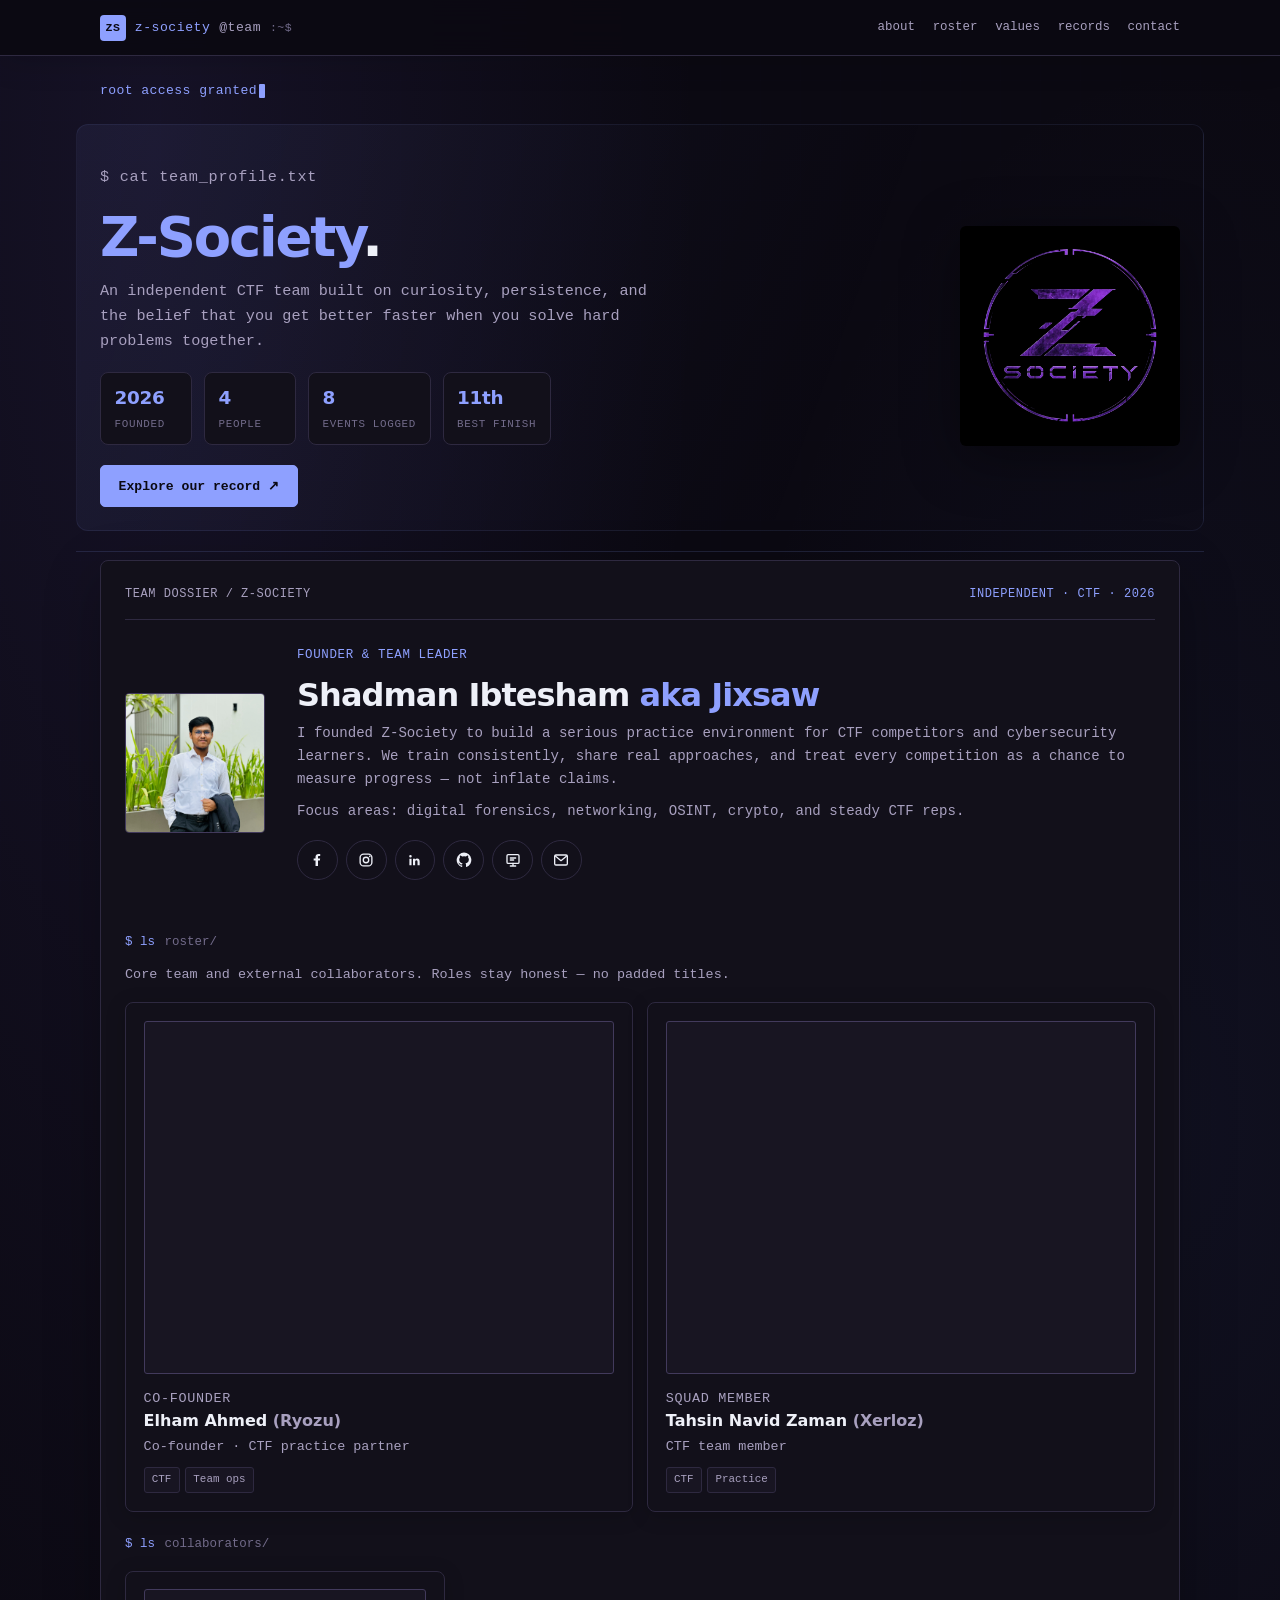
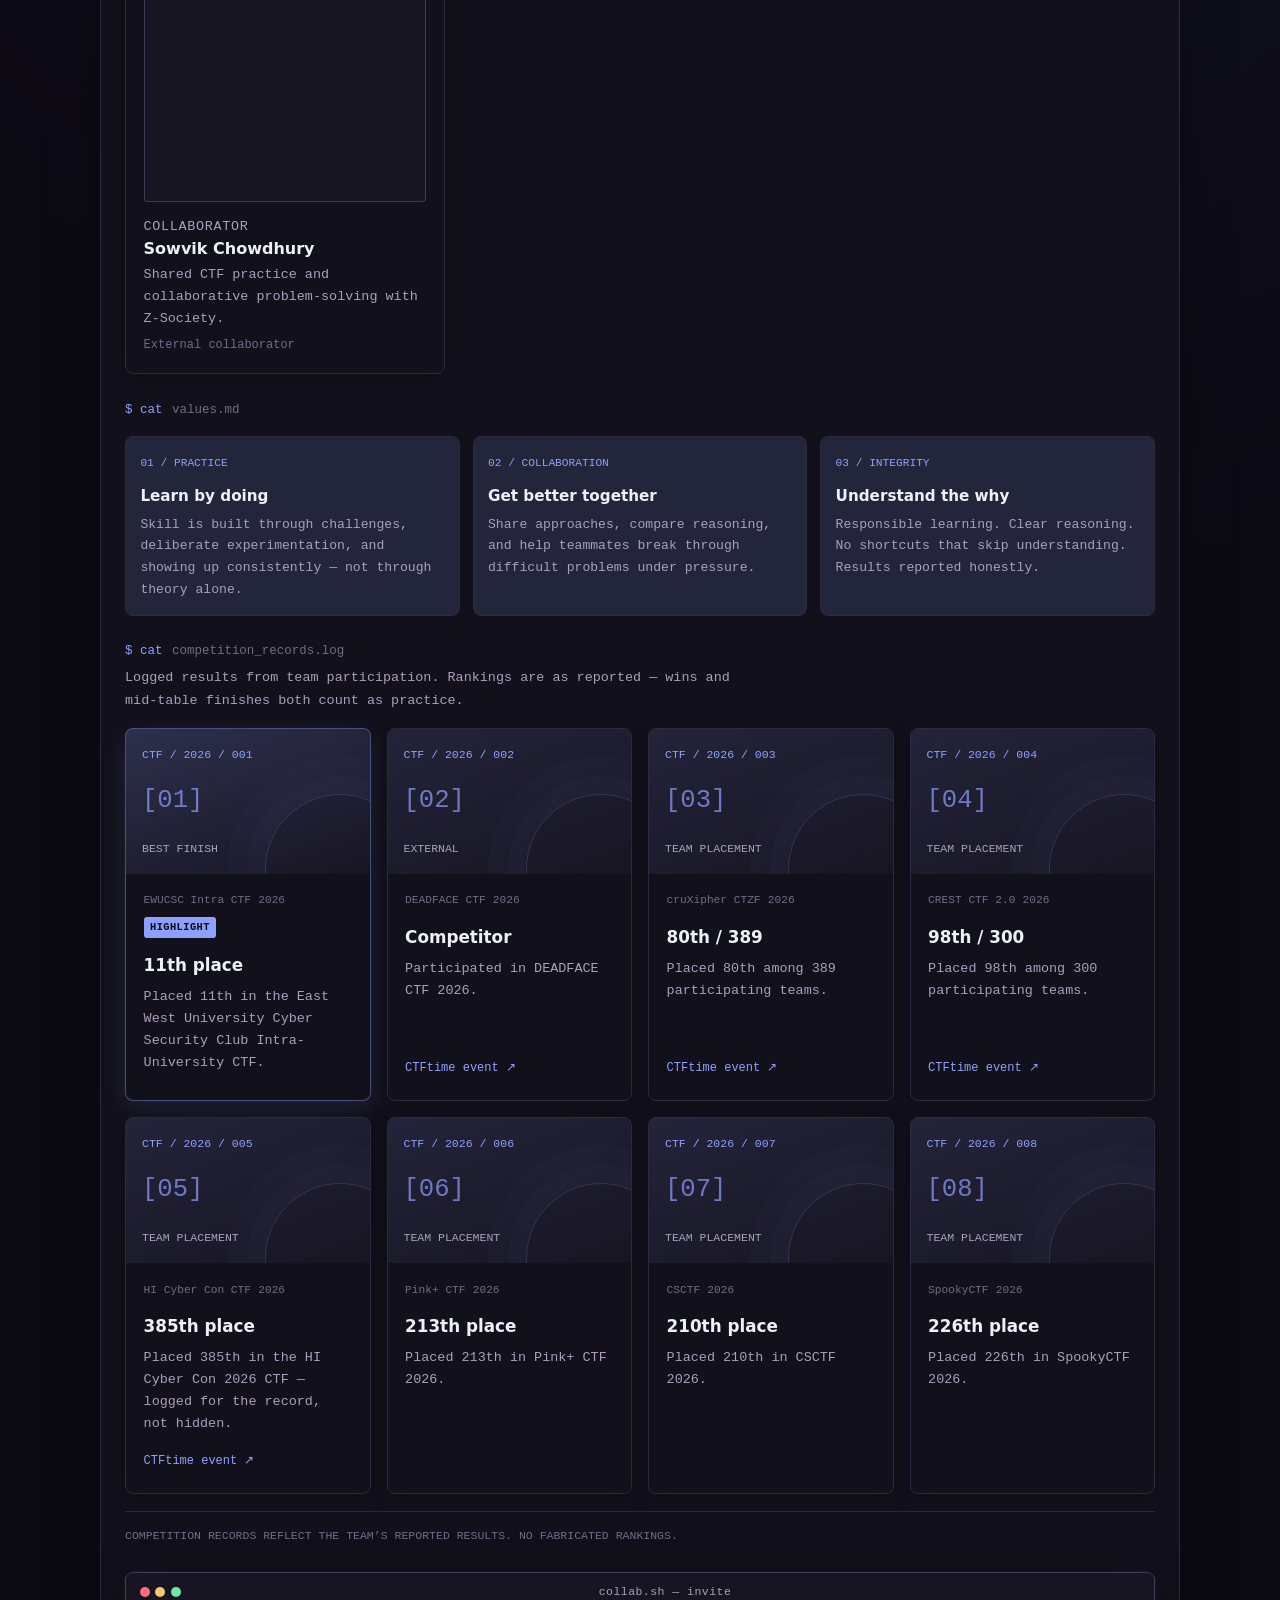
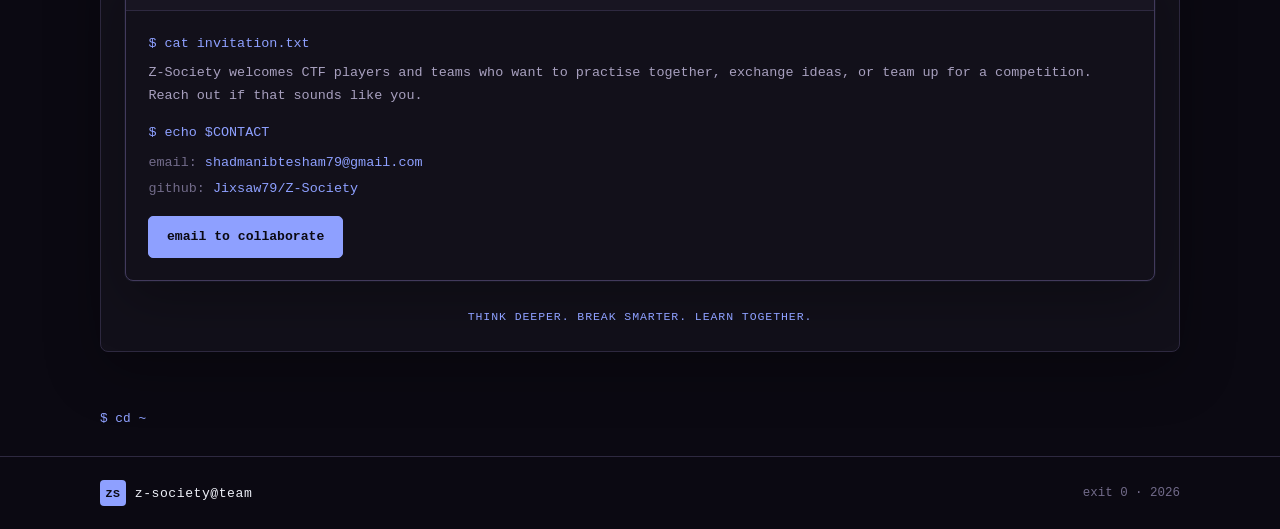
<file: index.html>
<!doctype html>
<html lang="en">
<head>
<meta charset="utf-8">
<meta name="viewport" content="width=device-width, initial-scale=1">
<meta name="theme-color" content="#0b0912">
<meta http-equiv="Content-Security-Policy" content="default-src 'none'; script-src 'none'; object-src 'none'; base-uri 'none'; form-action 'none'; frame-src 'none'; child-src 'none'; media-src 'none'; worker-src 'none'; connect-src 'none'; manifest-src 'none'; img-src 'self' data:; style-src 'self'; style-src-attr 'none'; font-src 'self'; upgrade-insecure-requests">
<meta name="referrer" content="no-referrer">
<meta name="robots" content="index, follow">
<meta name="description" content="Z-Society is an independent CTF and cybersecurity team founded by Shadman Ibtesham (Jixsaw). Practice, collaboration, and honest competition records.">
<meta property="og:type" content="website">
<meta property="og:site_name" content="Z-Society">
<meta property="og:image:alt" content="Z-Society team emblem">
<meta name="twitter:card" content="summary_large_image">
<meta name="twitter:title" content="Z-Society — CTF Team">
<meta name="twitter:description" content="An independent CTF team built on curiosity, persistence, and collaboration.">
<meta name="twitter:image" content="https://jixsaw79.github.io/Z-Society/Z-Society.jpg">
<meta property="og:title" content="Z-Society — CTF Team">
<meta property="og:description" content="A CTF team built on curiosity, persistence, and collaborative cybersecurity practice.">
<meta property="og:url" content="https://jixsaw79.github.io/Z-Society/">
<meta property="og:image" content="https://jixsaw79.github.io/Z-Society/Z-Society.jpg">
<link rel="canonical" href="https://jixsaw79.github.io/Z-Society/">
<title>jixsaw@z-society:~$ — Z-Society</title>
<link rel="icon" href="data:image/svg+xml,%3Csvg xmlns='http://www.w3.org/2000/svg' viewBox='0 0 100 100'%3E%3Crect width='100' height='100' rx='14' fill='%230b0912'/%3E%3Ctext x='50' y='68' text-anchor='middle' font-family='monospace' font-size='42' font-weight='700' fill='%238ea0ff'%3EZ%3C/text%3E%3C/svg%3E">
<link rel="preload" as="image" href="Z-Society.jpg">
<link rel="stylesheet" href="style.css?v=20261105">
</head>
<body>
<a class="skip-link" href="#main">Skip to content</a>
<header class="site-header">
  <div class="wrap header-inner">
    <a class="wordmark" href="#main" aria-label="Z-Society home">
      <span class="mark">ZS</span>
      <span class="prompt-user">z-society</span><span class="prompt-host">@team</span><span class="wordmark-tail">:~$</span>
    </a>
    <nav aria-label="Main navigation">
      <a href="#about">about</a>
      <a href="#roster">roster</a>
      <a href="#values">values</a>
      <a href="#records">records</a>
      <a href="#contact">contact</a>
    </nav>
  </div>
</header>

<main id="main" class="wrap">
  <p class="access-granted" aria-label="root access granted">root access granted<span class="cursor" aria-hidden="true"></span></p>

  <section class="page-intro squad-hero">
    <div class="squad-hero-copy">
      <p class="page-kicker">$ cat team_profile.txt</p>
      <h1><span class="accent">Z-Society</span>.</h1>
      <p>An independent CTF team built on curiosity, persistence, and the belief that you get better faster when you solve hard problems together.</p>
      <div class="stat-row" aria-label="Team snapshot">
        <div class="stat"><span class="stat-value">2026</span><span class="stat-label">founded</span></div>
        <div class="stat"><span class="stat-value">4</span><span class="stat-label">people</span></div>
        <div class="stat"><span class="stat-value">8</span><span class="stat-label">events logged</span></div>
        <div class="stat"><span class="stat-value">11th</span><span class="stat-label">best finish</span></div>
      </div>
      <div class="hero-actions">
        <a class="button button-primary" href="#records">Explore our record <span aria-hidden="true">↗</span></a>
      </div>
    </div>
    <div class="squad-hero-logo">
      <img src="Z-Society.jpg" alt="Z-Society team logo" width="220" height="220" decoding="async" fetchpriority="high">
    </div>
  </section>

  <section class="archive-panel" id="about">
    <div class="archive-top">
      <span>TEAM DOSSIER / Z-SOCIETY</span>
      <span>INDEPENDENT · CTF · 2026</span>
    </div>

    <div class="squad-feature">
      <div class="squad-founder-photo">
        <img src="Jixsaw.jpg" alt="Shadman Ibtesham, founder and leader of Z-Society" width="280" height="320" decoding="async">
      </div>
      <div>
        <p class="page-kicker">FOUNDER & TEAM LEADER</p>
        <h2>Shadman Ibtesham <span class="accent">aka Jixsaw</span></h2>
        <p class="squad-lead">I founded Z-Society to build a serious practice environment for CTF competitors and cybersecurity learners. We train consistently, share real approaches, and treat every competition as a chance to measure progress — not inflate claims.</p>
        <p class="squad-lead secondary">Focus areas: digital forensics, networking, OSINT, crypto, and steady CTF reps.</p>
        <div class="social-links" aria-label="Jixsaw social profiles">
          <a href="https://www.facebook.com/Jixsaw79" target="_blank" rel="noopener noreferrer" aria-label="Facebook" title="Facebook">
            <svg viewBox="0 0 24 24" aria-hidden="true"><path d="M13.5 21v-8.2h2.8l.4-3.2h-3.2V7.5c0-.9.3-1.5 1.6-1.5h1.7V3.1c-.3 0-1.4-.1-2.6-.1-2.6 0-4.4 1.6-4.4 4.5v2.1H7v3.2h2.8V21h3.7z"/></svg>
          </a>
          <a href="https://www.instagram.com/_jix.saw_/" target="_blank" rel="noopener noreferrer" aria-label="Instagram" title="Instagram">
            <svg viewBox="0 0 24 24" aria-hidden="true"><rect x="3.2" y="3.2" width="17.6" height="17.6" rx="5.2" fill="none" stroke="currentColor" stroke-width="2"/><circle cx="12" cy="12" r="4.1" fill="none" stroke="currentColor" stroke-width="2"/><circle cx="17.7" cy="6.6" r="1.2"/></svg>
          </a>
          <a href="https://www.linkedin.com/in/shadman-ibtesham-665b70440/" target="_blank" rel="noopener noreferrer" aria-label="LinkedIn" title="LinkedIn">
            <svg viewBox="0 0 24 24" aria-hidden="true"><path d="M5.2 8.4a1.9 1.9 0 1 0 0-3.8 1.9 1.9 0 0 0 0 3.8ZM3.6 10h3.2v10H3.6zM9 10h3.1v1.4h.1a3.4 3.4 0 0 1 3-1.7c3.2 0 3.8 2.1 3.8 4.8V20h-3.2v-4.9c0-1.2 0-2.8-1.7-2.8s-1.9 1.3-1.9 2.7V20H9z"/></svg>
          </a>
          <a href="https://github.com/Jixsaw79" target="_blank" rel="noopener noreferrer" aria-label="GitHub" title="GitHub">
            <svg viewBox="0 0 24 24" aria-hidden="true"><path d="M12 .9a11.1 11.1 0 0 0-3.5 21.6c.6.1.8-.2.8-.5v-2c-3.2.7-3.9-1.4-3.9-1.4-.5-1.3-1.3-1.6-1.3-1.6-1-.7.1-.7.1-.7 1.1.1 1.7 1.2 1.7 1.2 1 1.7 2.6 1.2 3.3.9.1-.7.4-1.2.7-1.5-2.5-.3-5.1-1.3-5.1-5.5 0-1.2.4-2.2 1.2-3-.1-.3-.5-1.5.1-3 0 0 1-.3 3.1 1.2a10.7 10.7 0 0 1 5.7 0c2.1-1.5 3.1-1.2 3.1-1.2.6 1.5.2 2.7.1 3 .8.8 1.2 1.8 1.2 3 0 4.2-2.6 5.2-5.1 5.5.4.3.8 1 .8 2v3c0 .3.2.6.8.5A11.1 11.1 0 0 0 12 .9z"/></svg>
          </a>
          <a href="https://jixsaw79.github.io/" target="_blank" rel="noopener noreferrer" aria-label="Portfolio" title="Portfolio">
            <svg viewBox="0 0 24 24" aria-hidden="true"><rect x="3" y="4" width="18" height="13" rx="1.8" fill="none" stroke="currentColor" stroke-width="2"/><path d="M8 21h8M12 17v4M8 9h8M8 12h5" fill="none" stroke="currentColor" stroke-width="2" stroke-linecap="round"/></svg>
          </a>
          <a href="mailto:shadmanibtesham79@gmail.com?subject=Hello%20Jixsaw" aria-label="Email" title="Email Shadman">
            <svg viewBox="0 0 24 24" aria-hidden="true"><rect x="2.5" y="4.5" width="19" height="15" rx="2" fill="none" stroke="currentColor" stroke-width="2"/><path d="m3.5 6 8.5 7 8.5-7" fill="none" stroke="currentColor" stroke-width="2" stroke-linecap="round" stroke-linejoin="round"/></svg>
          </a>
        </div>
      </div>
    </div>

    <div class="section-label mt-section" id="roster">
      <span class="cmd">$ ls</span> <span class="path">roster/</span>
    </div>
    <div class="section-heading-inline">
      <h2 class="sr-only">Team roster</h2>
      <p class="muted-line">Core team and external collaborators. Roles stay honest — no padded titles.</p>
    </div>
    <div class="squad-members">
      <article class="squad-member">
        <div class="member-photo"><img src="Elham.png" alt="Elham Ahmed, aka Ryozu" width="400" height="300" loading="lazy" decoding="async"></div>
        <p class="page-kicker">CO-FOUNDER</p>
        <h3>Elham Ahmed <span class="muted">(Ryozu)</span></h3>
        <p>Co-founder · CTF practice partner</p>
        <div class="tag-list compact"><span>CTF</span><span>Team ops</span></div>
      </article>
      <article class="squad-member">
        <div class="member-photo"><img src="Tahsin.png" alt="Tahsin Navid Zaman, aka Xerloz" width="400" height="300" loading="lazy" decoding="async"></div>
        <p class="page-kicker">SQUAD MEMBER</p>
        <h3>Tahsin Navid Zaman <span class="muted">(Xerloz)</span></h3>
        <p>CTF team member</p>
        <div class="tag-list compact"><span>CTF</span><span>Practice</span></div>
      </article>
    </div>

    <div class="section-label mt-section-small">
      <span class="cmd">$ ls</span> <span class="path">collaborators/</span>
    </div>
    <div class="squad-members collaborator-grid">
      <article class="squad-member">
        <div class="member-photo"><img src="Sowvik.jpg" alt="Sowvik Chowdhury" width="400" height="300" loading="lazy" decoding="async"></div>
        <p class="page-kicker">COLLABORATOR</p>
        <h3>Sowvik Chowdhury</h3>
        <p>Shared CTF practice and collaborative problem-solving with Z-Society.</p>
        <span class="member-university">External collaborator</span>
      </article>
    </div>

    <div class="section-label mt-section" id="values">
      <span class="cmd">$ cat</span> <span class="path">values.md</span>
    </div>
    <div class="squad-values">
      <article>
        <span>01 / PRACTICE</span>
        <h3>Learn by doing</h3>
        <p>Skill is built through challenges, deliberate experimentation, and showing up consistently — not through theory alone.</p>
      </article>
      <article>
        <span>02 / COLLABORATION</span>
        <h3>Get better together</h3>
        <p>Share approaches, compare reasoning, and help teammates break through difficult problems under pressure.</p>
      </article>
      <article>
        <span>03 / INTEGRITY</span>
        <h3>Understand the why</h3>
        <p>Responsible learning. Clear reasoning. No shortcuts that skip understanding. Results reported honestly.</p>
      </article>
    </div>

    <div class="section-label mt-section" id="records">
      <span class="cmd">$ cat</span> <span class="path">competition_records.log</span>
    </div>
    <p class="muted-line records-intro">Logged results from team participation. Rankings are as reported — wins and mid-table finishes both count as practice.</p>
    <div class="achievement-grid">
      <article class="achievement-card featured">
        <div class="achievement-art">
          <span class="achievement-art-code">CTF / 2026 / 001</span>
          <span class="achievement-art-icon">[01]</span>
          <span class="achievement-art-bottom">BEST FINISH</span>
        </div>
        <div class="achievement-copy">
          <div class="achievement-meta"><span>EWUCSC Intra CTF</span><span>2026</span><span class="pill">HIGHLIGHT</span></div>
          <h3>11th place</h3>
          <p>Placed 11th in the East West University Cyber Security Club Intra-University CTF.</p>
        </div>
      </article>
      <article class="achievement-card">
        <div class="achievement-art">
          <span class="achievement-art-code">CTF / 2026 / 002</span>
          <span class="achievement-art-icon">[02]</span>
          <span class="achievement-art-bottom">EXTERNAL</span>
        </div>
        <div class="achievement-copy">
          <div class="achievement-meta"><span>DEADFACE CTF</span><span>2026</span></div>
          <h3>Competitor</h3>
          <p>Participated in DEADFACE CTF 2026.</p>
          <a class="achievement-link" href="https://ctftime.org/event/3279" target="_blank" rel="noopener noreferrer">CTFtime event ↗</a>
        </div>
      </article>
      <article class="achievement-card">
        <div class="achievement-art">
          <span class="achievement-art-code">CTF / 2026 / 003</span>
          <span class="achievement-art-icon">[03]</span>
          <span class="achievement-art-bottom">TEAM PLACEMENT</span>
        </div>
        <div class="achievement-copy">
          <div class="achievement-meta"><span>cruXipher CTZF</span><span>2026</span></div>
          <h3>80th / 389</h3>
          <p>Placed 80th among 389 participating teams.</p>
          <a class="achievement-link" href="https://ctftime.org/event/3369" target="_blank" rel="noopener noreferrer">CTFtime event ↗</a>
        </div>
      </article>
      <article class="achievement-card">
        <div class="achievement-art">
          <span class="achievement-art-code">CTF / 2026 / 004</span>
          <span class="achievement-art-icon">[04]</span>
          <span class="achievement-art-bottom">TEAM PLACEMENT</span>
        </div>
        <div class="achievement-copy">
          <div class="achievement-meta"><span>CREST CTF 2.0</span><span>2026</span></div>
          <h3>98th / 300</h3>
          <p>Placed 98th among 300 participating teams.</p>
          <a class="achievement-link" href="https://ctftime.org/event/3477" target="_blank" rel="noopener noreferrer">CTFtime event ↗</a>
        </div>
      </article>
      <article class="achievement-card">
        <div class="achievement-art">
          <span class="achievement-art-code">CTF / 2026 / 005</span>
          <span class="achievement-art-icon">[05]</span>
          <span class="achievement-art-bottom">TEAM PLACEMENT</span>
        </div>
        <div class="achievement-copy">
          <div class="achievement-meta"><span>HI Cyber Con CTF</span><span>2026</span></div>
          <h3>385th place</h3>
          <p>Placed 385th in the HI Cyber Con 2026 CTF — logged for the record, not hidden.</p>
          <a class="achievement-link" href="https://ctftime.org/event/3460" target="_blank" rel="noopener noreferrer">CTFtime event ↗</a>
        </div>
      </article>
      <article class="achievement-card">
        <div class="achievement-art">
          <span class="achievement-art-code">CTF / 2026 / 006</span>
          <span class="achievement-art-icon">[06]</span>
          <span class="achievement-art-bottom">TEAM PLACEMENT</span>
        </div>
        <div class="achievement-copy">
          <div class="achievement-meta"><span>Pink+ CTF</span><span>2026</span></div>
          <h3>213th place</h3>
          <p>Placed 213th in Pink+ CTF 2026.</p>
        </div>
      </article>
      <article class="achievement-card">
        <div class="achievement-art">
          <span class="achievement-art-code">CTF / 2026 / 007</span>
          <span class="achievement-art-icon">[07]</span>
          <span class="achievement-art-bottom">TEAM PLACEMENT</span>
        </div>
        <div class="achievement-copy">
          <div class="achievement-meta"><span>CSCTF</span><span>2026</span></div>
          <h3>210th place</h3>
          <p>Placed 210th in CSCTF 2026.</p>
        </div>
      </article>
      <article class="achievement-card">
        <div class="achievement-art">
          <span class="achievement-art-code">CTF / 2026 / 008</span>
          <span class="achievement-art-icon">[08]</span>
          <span class="achievement-art-bottom">TEAM PLACEMENT</span>
        </div>
        <div class="achievement-copy">
          <div class="achievement-meta"><span>SpookyCTF</span><span>2026</span></div>
          <h3>226th place</h3>
          <p>Placed 226th in SpookyCTF 2026.</p>
        </div>
      </article>
    </div>
    <p class="squad-footnote">COMPETITION RECORDS REFLECT THE TEAM’S REPORTED RESULTS. NO FABRICATED RANKINGS.</p>

    <div class="term-window mt-section" id="contact">
      <div class="term-titlebar">
        <div class="term-dots"><span class="r"></span><span class="y"></span><span class="g"></span></div>
        <div class="term-title">collab.sh — invite</div>
      </div>
      <div class="term-body">
        <div class="prompt">$ cat invitation.txt</div>
        <div class="out">Z-Society welcomes CTF players and teams who want to practise together, exchange ideas, or team up for a competition. Reach out if that sounds like you.</div>
        <div class="prompt">$ echo $CONTACT</div>
        <div class="out contact-lines">
          <span class="key">email:</span> <a class="inline-link" href="mailto:shadmanibtesham79@gmail.com?subject=CTF%20Collaboration%20with%20Z-Society">shadmanibtesham79@gmail.com</a><br>
          <span class="key">github:</span> <a class="inline-link" href="https://github.com/Jixsaw79/Z-Society" target="_blank" rel="noopener noreferrer">Jixsaw79/Z-Society</a><br>
        </div>
        <a class="button button-primary" href="mailto:shadmanibtesham79@gmail.com?subject=CTF%20Collaboration%20with%20Z-Society">email to collaborate</a>
      </div>
    </div>

    <div class="squad-footnote motto">THINK DEEPER. BREAK SMARTER. LEARN TOGETHER.</div>
  </section>

  <a class="back-link" href="#main">$ cd ~</a>
</main>

<footer>
  <div class="wrap footer-inner">
    <a class="wordmark" href="#main"><span class="mark">ZS</span> z-society@team</a>
    <span>exit 0 · 2026</span>
  </div>
</footer>
</body>
</html>
</file>
<file: style.css>
/* Z-Society — terminal design system (no third-party fonts) */
:root{
  color-scheme:dark;
  --bg:#0b0912;
  --panel:#12101a;
  --panel-2:#181522;
  --panel-3:#1e1a2b;
  --line:#2e2940;
  --line-strong:#423a5c;
  --text:#eef0f8;
  --muted:#a8a0bf;
  --dim:#726b8a;
  --accent:#8ea0ff;
  --accent-rgb:142,160,255;
  --accent-soft:rgba(142,160,255,.14);
  --accent-glow:rgba(142,160,255,.4);
  --green:#6ee7a8;
  --red:#ff6b7a;
  --yellow:#f5c76e;
  --mono:ui-monospace,SFMono-Regular,Menlo,Monaco,Consolas,"Liberation Mono","Courier New",monospace;
  --sans:system-ui,-apple-system,BlinkMacSystemFont,"Segoe UI",Roboto,Helvetica,Arial,sans-serif;
  --radius:8px;
  --header-h:56px;
}
*,*::before,*::after{box-sizing:border-box}
html{scroll-behavior:smooth;scroll-padding-top:calc(var(--header-h) + 1.5rem)}
body{
  margin:0;
  background:var(--bg);
  color:var(--text);
  font:15px/1.65 var(--mono);
  -webkit-font-smoothing:antialiased;
}
body::before{
  content:"";
  position:fixed;
  inset:0;
  pointer-events:none;
  z-index:-1;
  opacity:.22;
  background-image:
    linear-gradient(rgba(142,160,255,.04) 1px,transparent 1px),
    linear-gradient(90deg,rgba(142,160,255,.04) 1px,transparent 1px);
  background-size:40px 40px;
}
a{color:inherit;text-underline-offset:.2em}
a:focus-visible{outline:2px solid var(--accent);outline-offset:3px}
img{max-width:100%;height:auto;display:block}
.wrap{width:min(100% - 2rem,1080px);margin-inline:auto}
.sr-only{
  position:absolute;width:1px;height:1px;padding:0;margin:-1px;
  overflow:hidden;clip:rect(0,0,0,0);white-space:nowrap;border:0;
}
.skip-link{
  position:absolute;left:1rem;top:-5rem;z-index:100;
  padding:.5rem .9rem;background:var(--accent);color:var(--bg);
  font-weight:600;text-decoration:none;border-radius:4px;
}
.skip-link:focus{top:1rem}

.site-header{
  position:sticky;top:0;z-index:50;height:var(--header-h);
  border-bottom:1px solid var(--line);
  background:rgba(11,9,18,.92);
  backdrop-filter:blur(14px);
  -webkit-backdrop-filter:blur(14px);
}
.header-inner{
  height:100%;display:flex;align-items:center;
  justify-content:space-between;gap:1rem;
}
.wordmark{
  display:inline-flex;align-items:center;gap:.55rem;
  font:500 .82rem var(--mono);letter-spacing:.04em;
  text-decoration:none;color:var(--text);
}
.mark{
  display:inline-grid;place-items:center;width:26px;height:26px;
  background:var(--accent);color:var(--bg);
  font-weight:700;font-size:.72rem;border-radius:4px;
}
.wordmark-tail{color:var(--dim);font-size:.72rem}
.prompt-user{color:var(--accent);font-weight:500}
.prompt-host{color:var(--muted)}
nav{display:flex;align-items:center;flex-wrap:wrap;gap:.2rem 1.1rem}
nav a{
  color:var(--muted);font-size:.78rem;text-decoration:none;
  transition:color .15s ease;
}
nav a:hover{color:var(--accent)}

.term-window{
  background:var(--panel);
  border:1px solid var(--line-strong);
  border-radius:var(--radius);
  overflow:hidden;
  box-shadow:0 12px 40px rgba(0,0,0,.4),0 0 0 1px rgba(142,160,255,.06);
}
.term-titlebar{
  display:flex;align-items:center;gap:.55rem;
  padding:.55rem .85rem;background:var(--panel-2);
  border-bottom:1px solid var(--line);
  font-size:.72rem;color:var(--dim);
}
.term-dots{display:flex;gap:.35rem}
.term-dots span{width:10px;height:10px;border-radius:50%}
.term-dots .r{background:var(--red)}
.term-dots .y{background:var(--yellow)}
.term-dots .g{background:var(--green)}
.term-title{flex:1;text-align:center;color:var(--muted);letter-spacing:.04em}
.term-body{padding:1rem 1.1rem;font-size:.84rem;line-height:1.7}
.term-body .prompt{color:var(--accent);margin-bottom:.35rem}
.term-body .out{color:var(--muted);margin:.25rem 0 .9rem}
.term-body .key{color:var(--dim)}
.term-body .contact-lines{line-height:1.9}

.button{
  display:inline-flex;align-items:center;gap:.5rem;
  min-height:42px;padding:.55rem 1.1rem;
  border:1px solid var(--line);
  font:600 .82rem var(--mono);
  text-decoration:none;border-radius:5px;
  transition:border-color .15s ease,background .15s ease,transform .15s ease;
}
.button:hover{border-color:var(--accent);transform:translateY(-1px)}
.button-primary{
  background:var(--accent);color:var(--bg);border-color:var(--accent);
}
.button-primary:hover{
  background:#a3b2ff;box-shadow:0 6px 20px var(--accent-glow);
}

.page-intro{padding:3.5rem 0 2.2rem}
.page-kicker{
  color:var(--accent);font-size:.78rem;letter-spacing:.05em;margin:0 0 .6rem;
}
.page-intro h1{
  margin:.4rem 0 .7rem;font-family:var(--sans);
  font-size:clamp(2.2rem,6vw,3.4rem);line-height:1.1;letter-spacing:-.04em;
}
.page-intro > .squad-hero-copy > p,
.squad-hero-copy > p{
  max-width:560px;color:var(--muted);font-size:.95rem;margin:0 0 1.1rem;
}
.accent{color:var(--accent)}
.muted{color:var(--muted)}
.inline-link{
  color:var(--accent);text-decoration:none;
}
.inline-link:hover{text-decoration:underline;text-underline-offset:.2em}
.muted-line{
  color:var(--muted);font-size:.84rem;margin:0 0 1rem;max-width:640px;
}
.records-intro{margin-top:-.4rem}

.stat-row{
  display:flex;flex-wrap:wrap;gap:.75rem;
  margin-top:.25rem;
}
.stat{
  min-width:88px;
  padding:.65rem .85rem;
  background:var(--panel);
  border:1px solid var(--line);
  border-radius:var(--radius);
}
.stat-value{
  display:block;
  font-family:var(--sans);
  font-size:1.15rem;
  font-weight:700;
  color:var(--accent);
  letter-spacing:-.02em;
}
.stat-label{
  display:block;
  margin-top:.15rem;
  font-size:.68rem;
  color:var(--dim);
  text-transform:uppercase;
  letter-spacing:.06em;
}

.squad-hero{
  display:grid;
  grid-template-columns:minmax(0,1fr) auto;
  gap:1.25rem 1.75rem;
  align-items:center;
}
.squad-hero-copy{min-width:0}
.squad-hero-logo{flex:0 0 auto;width:clamp(88px,22vw,220px)}
.squad-hero-logo img{
  width:100%;max-width:220px;max-height:220px;object-fit:contain;
  border-radius:6px;
}

.archive-panel{
  background:var(--panel);
  border:1px solid var(--line);
  border-radius:var(--radius);
  padding:1.25rem;
  margin-bottom:1.5rem;
}
.archive-top{
  display:flex;justify-content:space-between;gap:1rem;
  padding-bottom:.9rem;border-bottom:1px solid var(--line);
  font-size:.75rem;color:var(--muted);
}
.archive-top span:last-child{color:var(--accent)}

.squad-feature{
  display:grid;
  grid-template-columns:140px 1fr;
  gap:1.5rem;
  align-items:center;
  padding:1.6rem 0;
}
.squad-founder-photo{
  border:1px solid var(--line-strong);
  border-radius:4px;
  overflow:hidden;
  background:var(--panel-2);
}
.squad-founder-photo img{
  width:100%;max-height:220px;object-fit:cover;object-position:center top;
}
.squad-feature h2{
  margin:.35rem 0;font-family:var(--sans);
  font-size:clamp(1.35rem,3vw,2rem);line-height:1.25;letter-spacing:-.03em;
}
.squad-lead{color:var(--muted);margin:.4rem 0 0;font-size:.88rem}
.squad-lead.secondary{margin-top:.55rem}

.section-label{
  display:flex;align-items:center;gap:.6rem;
  font-size:.78rem;color:var(--muted);margin-bottom:.75rem;
}
.section-label .cmd{color:var(--accent)}
.section-label .path{color:var(--dim)}
.section-heading-inline{margin-bottom:.4rem}

.squad-members{
  display:grid;
  grid-template-columns:repeat(auto-fit,minmax(200px,1fr));
  gap:.9rem;
  margin:1rem 0 1.4rem;
}
.squad-member{
  width:100%;max-width:320px;
  background:var(--panel);
  border:1px solid var(--line);
  border-radius:var(--radius);
  padding:1.1rem;
  box-shadow:0 4px 20px rgba(0,0,0,.18);
  transition:border-color .15s,transform .15s,box-shadow .15s;
}
.squad-member:hover{
  border-color:var(--line-strong);
  transform:translateY(-2px);
  box-shadow:0 10px 28px rgba(0,0,0,.28);
}
.member-photo{
  aspect-ratio:4/3;overflow:hidden;
  border:1px solid var(--line-strong);
  border-radius:3px;margin-bottom:.9rem;
  background:var(--panel-2);
}
.member-photo img{
  width:100%;height:100%;object-fit:cover;object-position:center top;
}
.squad-member h3{
  margin:0 0 .25rem;font-family:var(--sans);font-size:1rem;
}
.squad-member p{margin:0;color:var(--muted);font-size:.84rem}
.member-university{
  display:block;margin-top:.35rem;color:var(--dim);font-size:.75rem;
}

.tag-list{
  display:flex;flex-wrap:wrap;gap:.35rem;margin-top:.65rem;
}
.tag-list span{
  padding:.2rem .45rem;
  border:1px solid var(--line);
  border-radius:3px;
  font-size:.68rem;
  color:var(--muted);
  background:var(--panel-2);
}
.tag-list.compact{margin-top:.55rem}

.squad-values{
  display:grid;
  grid-template-columns:repeat(auto-fit,minmax(180px,1fr));
  gap:.8rem;
  padding-top:.2rem;
}
.squad-values article{
  padding:.9rem;
  background:var(--accent-soft);
  border:1px solid var(--line);
  border-radius:var(--radius);
}
.squad-values article>span{color:var(--accent);font-size:.7rem}
.squad-values h3{
  margin:.5rem 0 .3rem;font-family:var(--sans);font-size:.95rem;
}
.squad-values p{margin:0;color:var(--muted);font-size:.82rem}

.squad-footnote{
  margin-top:1.1rem;padding-top:.85rem;
  border-top:1px solid var(--line);
  font-size:.72rem;color:var(--dim);
}
.squad-footnote.motto{
  text-align:center;
  letter-spacing:.08em;
  color:var(--accent);
  border-top:none;
  margin-top:1.6rem;
  padding-top:0;
}

.achievement-grid{
  display:grid;
  grid-template-columns:repeat(auto-fit,minmax(240px,1fr));
  gap:1rem;
}
.achievement-card{
  background:var(--panel);
  border:1px solid var(--line);
  border-radius:var(--radius);
  overflow:hidden;
  box-shadow:0 4px 20px rgba(0,0,0,.18);
  transition:border-color .15s,transform .15s,box-shadow .15s;
}
.achievement-card:hover{
  border-color:var(--line-strong);
  transform:translateY(-2px);
  box-shadow:0 10px 28px rgba(0,0,0,.28);
}
.achievement-card.featured{
  border-color:rgba(142,160,255,.45);
  box-shadow:0 8px 28px rgba(142,160,255,.12);
}
.achievement-art{
  min-height:145px;padding:1rem;
  background:linear-gradient(160deg,var(--accent-soft),var(--panel-2));
  display:flex;flex-direction:column;justify-content:space-between;
}
.achievement-card.featured .achievement-art{
  background:linear-gradient(160deg,rgba(142,160,255,.22),var(--panel-2));
}
.achievement-art-code{color:var(--accent);font-size:.72rem}
.achievement-art-icon{font-size:1.6rem;color:var(--accent);opacity:.7}
.achievement-art-bottom{color:var(--muted);font-size:.72rem}
.achievement-copy{padding:1.1rem}
.achievement-copy h3{
  margin:.5rem 0 .35rem;font-family:var(--sans);font-size:1.05rem;
}
.achievement-copy p{color:var(--muted);font-size:.84rem;margin:0 0 .5rem}
.achievement-meta{
  display:flex;flex-wrap:wrap;align-items:center;gap:.45rem;
  font-size:.7rem;color:var(--dim);margin-bottom:.4rem;
}
.pill{
  display:inline-block;
  padding:.12rem .4rem;
  border-radius:3px;
  background:var(--accent);
  color:var(--bg);
  font-size:.65rem;
  font-weight:600;
  letter-spacing:.04em;
}
.achievement-link{
  display:inline-block;margin-top:.35rem;
  color:var(--accent);font-size:.75rem;text-decoration:none;
}
.achievement-link:hover{
  text-decoration:underline;text-underline-offset:.2em;
}

.social-links{display:flex;flex-wrap:wrap;gap:.5rem;margin-top:1rem}
.social-links a{
  display:inline-flex;align-items:center;justify-content:center;
  width:2.3rem;height:2.3rem;padding:0;
  border:1px solid var(--line);border-radius:50%;
  color:#eef0f8;text-decoration:none;
  transition:border-color .15s,color .15s,background .15s;
}
.social-links a:hover{
  color:var(--accent);border-color:var(--accent);background:var(--accent-soft);
}
.social-links a svg{
  display:block;width:1rem;height:1rem;fill:#eef0f8;color:#eef0f8;
}

.access-granted{
  font-family:var(--mono);font-size:.82rem;font-weight:500;
  color:var(--accent);letter-spacing:.03em;
  margin:1.35rem 0 .35rem;
  display:flex;align-items:center;line-height:1.2;
}
.access-granted .cursor{
  display:inline-block;width:.52em;height:1.05em;margin-left:.12em;
  background:var(--accent);border-radius:1px;flex-shrink:0;
  animation:blink-cursor 1.05s step-end infinite;
}
@keyframes blink-cursor{
  0%,100%{opacity:1}
  50%{opacity:0}
}

.back-link{
  display:inline-block;margin-top:2rem;
  color:var(--accent);font-size:.8rem;text-decoration:none;
}
.back-link:hover{opacity:.85}

footer{border-top:1px solid var(--line);margin-top:1.5rem}
.footer-inner{
  min-height:72px;display:flex;justify-content:space-between;
  align-items:center;gap:1rem;font-size:.78rem;color:var(--dim);
}
.footer-inner .wordmark{color:var(--text)}
.footer-inner a{color:var(--muted);text-decoration:none}
.footer-inner a:hover{color:var(--accent)}

.mt-section{margin-top:1.6rem}
.mt-section-small{margin-top:1.4rem}
.collaborator-grid{grid-template-columns:repeat(2,minmax(0,1fr))}

::selection{background:rgba(142,160,255,.35);color:var(--text)}

@media(max-width:860px){
  .squad-feature{grid-template-columns:1fr}
  .squad-founder-photo{max-width:180px}
}
@media(max-width:640px){
  .wrap{width:min(100% - 1.5rem,1080px)}
  .header-inner{
    flex-direction:column;align-items:flex-start;
    height:auto;padding:.65rem 0;gap:.5rem;
  }
  .site-header{height:auto}
  nav{
    width:100%;gap:.3rem .9rem;overflow-x:auto;
    flex-wrap:nowrap;-webkit-overflow-scrolling:touch;
  }
  nav a{font-size:.74rem;flex:0 0 auto}
  .squad-hero{gap:.9rem 1rem}
  .squad-hero-logo{width:clamp(72px,26vw,120px)}
  .squad-hero-logo img{max-width:120px;max-height:120px}
  .page-intro{padding:2.5rem 0 1.6rem}
  .archive-panel{padding:.85rem}
  .squad-feature{gap:1rem;padding:1.2rem 0}
  .stat{min-width:72px;padding:.55rem .7rem}
  .stat-value{font-size:1rem}
  .collaborator-grid{grid-template-columns:minmax(0,1fr)}
  .achievement-grid{grid-template-columns:1fr}
  .footer-inner{
    flex-direction:column;align-items:flex-start;
    padding:1.2rem 0;gap:.5rem;
  }
}
@media(prefers-reduced-motion:reduce){
  html{scroll-behavior:auto}
  .access-granted .cursor{animation:none;opacity:1}
  *,*::before,*::after{
    animation-duration:.01ms!important;
    transition-duration:.01ms!important;
  }
}

/* 2026 refinement: clearer hierarchy, stronger focus states, and better small-screen flow */
:root{--content-width:1080px;--surface-shadow:0 18px 55px rgba(0,0,0,.28)}
body{
  background:
    radial-gradient(ellipse at 12% 4%,rgba(89,75,166,.14),transparent 34rem),
    radial-gradient(ellipse at 92% 30%,rgba(72,94,180,.09),transparent 30rem),
    var(--bg)
}
.wrap{width:min(100% - 2rem,var(--content-width))}
:focus-visible{outline:2px solid var(--accent);outline-offset:4px;border-radius:3px}
section[id]{scroll-margin-top:calc(var(--header-h) + 1rem)}
.site-header{box-shadow:0 8px 30px rgba(0,0,0,.12)}
nav a{padding:.35rem 0;position:relative}
nav a::after{content:"";position:absolute;left:0;right:100%;bottom:.05rem;height:1px;background:var(--accent);transition:right .18s ease}
nav a:hover::after,nav a:focus-visible::after{right:0}
.access-granted{margin-top:1.7rem}
.squad-hero{position:relative;padding:3.8rem 1.5rem 2.7rem;margin:0 -1.5rem .5rem;border-bottom:1px solid rgba(142,160,255,.15)}
.squad-hero::before{content:"";position:absolute;inset:1.2rem 0;z-index:-1;background:linear-gradient(110deg,rgba(142,160,255,.07),transparent 68%);border:1px solid rgba(142,160,255,.09);border-radius:12px}
.squad-hero-logo img{filter:drop-shadow(0 12px 28px rgba(0,0,0,.4));transition:transform .25s ease,filter .25s ease}
.squad-hero-logo img:hover{transform:translateY(-3px) rotate(1deg);filter:drop-shadow(0 16px 32px rgba(142,160,255,.15))}
.hero-actions{display:flex;flex-wrap:wrap;gap:.65rem;margin-top:1.25rem}
.button-quiet{background:rgba(255,255,255,.025);color:var(--text)}
.button-quiet:hover{background:var(--accent-soft)}
.stat{min-width:92px;transition:border-color .18s ease,transform .18s ease}
.stat:hover{border-color:var(--line-strong);transform:translateY(-2px)}
.archive-panel{box-shadow:var(--surface-shadow);padding:clamp(1rem,2.5vw,1.5rem)}
.archive-top{align-items:center;letter-spacing:.045em}
.squad-feature{gap:clamp(1.25rem,3vw,2rem)}
.squad-founder-photo img{transition:transform .35s ease}
.squad-founder-photo:hover img{transform:scale(1.025)}
.squad-member,.achievement-card{height:100%}
.squad-member{max-width:none}
.squad-member h3{line-height:1.35}
.member-photo img{transition:transform .35s ease}
.squad-member:hover .member-photo img{transform:scale(1.035)}
.collaborator-grid{grid-template-columns:minmax(0,320px)}
.squad-values article{transition:transform .18s ease,border-color .18s ease}
.squad-values article:hover{transform:translateY(-3px);border-color:var(--line-strong)}
.achievement-card{display:flex;flex-direction:column}
.achievement-copy{display:flex;flex:1;flex-direction:column;align-items:flex-start}
.achievement-copy p{flex:1}
.achievement-art{position:relative;isolation:isolate;overflow:hidden}
.achievement-art::after{content:"";position:absolute;width:150px;height:150px;right:-45px;bottom:-70px;border:1px solid rgba(142,160,255,.2);border-radius:50%;box-shadow:0 0 0 18px rgba(142,160,255,.025),0 0 0 38px rgba(142,160,255,.02);z-index:-1}
.achievement-link{padding:.2rem 0}
.social-links a{width:2.55rem;height:2.55rem}
.term-window{box-shadow:var(--surface-shadow),0 0 0 1px rgba(142,160,255,.06)}
.term-body{padding:clamp(1rem,2.5vw,1.4rem)}
.squad-footnote{line-height:1.8}
.error-page{padding:clamp(3rem,8vw,5.5rem) 0 4rem;min-height:70vh}
.error-title{font-family:var(--sans);font-size:clamp(2rem,5vw,3rem);letter-spacing:-.03em;line-height:1.15}
.error-copy{color:var(--muted);max-width:460px}
.error-action{margin-top:1.5rem}
.footer-inner{padding-block:.5rem}
.footer-inner a:focus-visible,.inline-link:focus-visible{outline-offset:4px}
@media(max-width:640px){
  .wrap{width:min(100% - 1.5rem,var(--content-width))}
  .squad-hero{padding:2.5rem .25rem 1.8rem;margin:0 0 .4rem}
  .squad-hero::before{inset:1rem -.25rem}
  .hero-actions{gap:.5rem}
  .hero-actions .button{flex:1 1 100%;justify-content:center}
  .archive-top{font-size:.65rem;flex-wrap:wrap}
  .squad-feature{grid-template-columns:minmax(0,1fr)}
  .squad-founder-photo{max-width:160px}
  .stat-row{gap:.5rem}
  .stat{flex:1 1 calc(50% - .5rem);min-width:0}
  .social-links{gap:.6rem}
}
@media(min-width:641px) and (max-width:860px){.squad-hero{padding-inline:.5rem;margin-inline:0}}
@media(prefers-reduced-motion:reduce){nav a::after{transition:none}}
@media print{
  :root{color-scheme:light;--bg:#fff;--panel:#fff;--panel-2:#f4f4f4;--text:#111;--muted:#333;--dim:#555;--line:#ccc;--line-strong:#999;--accent:#263d9a}
  body{background:#fff;color:#111;font-size:11pt}
  body::before,.site-header,.access-granted .cursor,.social-links,.back-link,footer{display:none!important}
  .wrap{width:100%}
  .archive-panel,.achievement-card,.squad-member,.term-window{box-shadow:none;break-inside:avoid}
  a{color:#111;text-decoration:underline}
}
</file>
